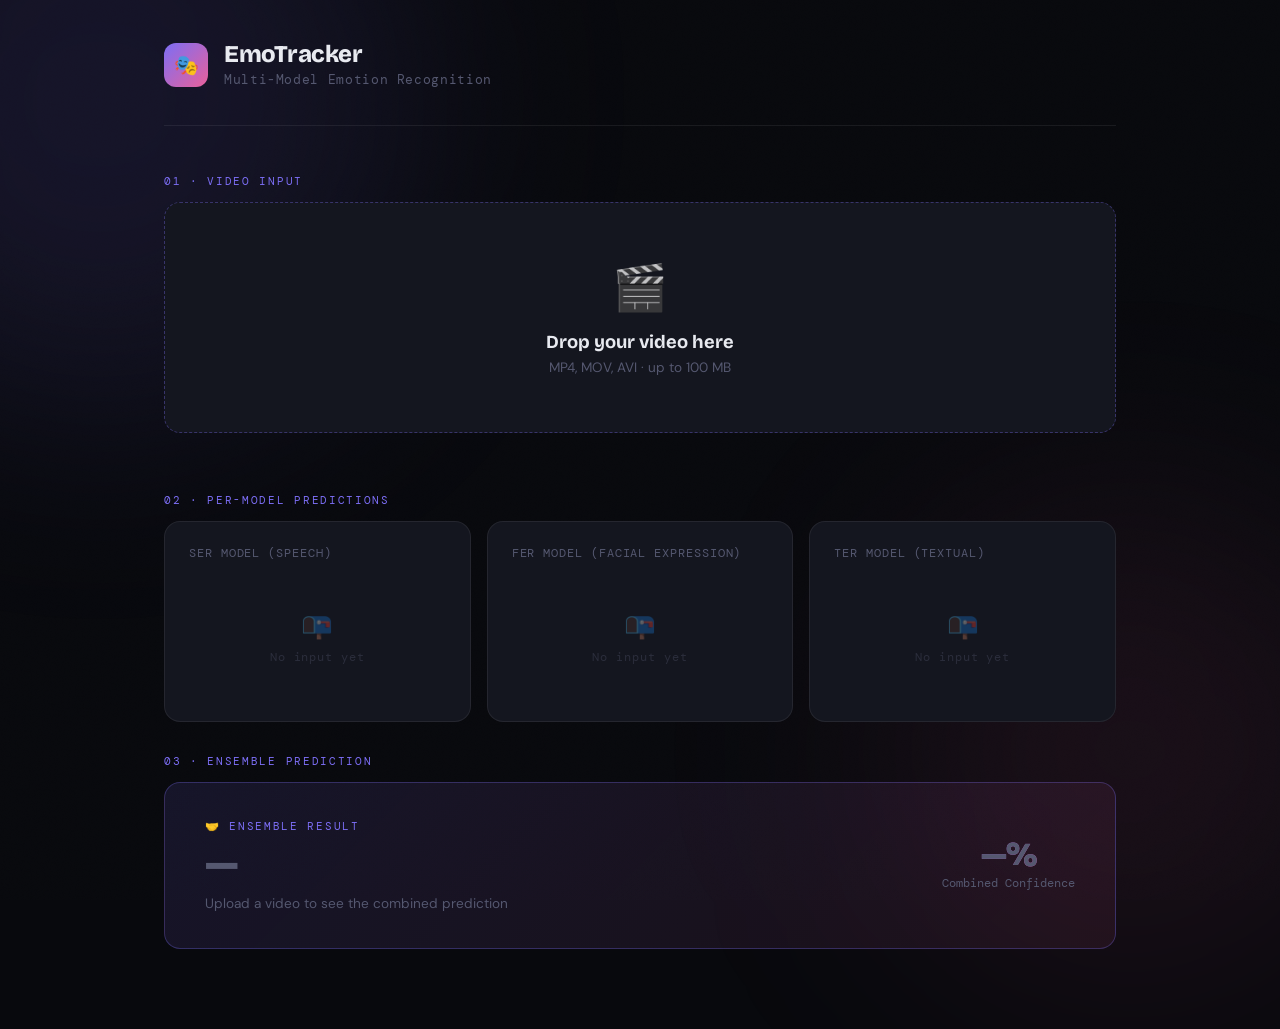
<file: Dashboard/index.html>
<!DOCTYPE html>
<html lang="en">
<head>
  <meta charset="UTF-8" />
  <meta name="viewport" content="width=device-width, initial-scale=1.0"/>
  <title>EmoTracker · Multi-Model Dashboard</title>
  <link href="https://fonts.googleapis.com/css2?family=DM+Mono:wght@400;500&family=Bricolage+Grotesque:opsz,wght@12..96,700;12..96,800&family=DM+Sans:wght@300;400;500&display=swap" rel="stylesheet"/>
  <link rel="stylesheet" href="../Dashboard/static/style.css"/>
</head>
<body>
  <div class="blob blob-1"></div>
  <div class="blob blob-2"></div>

  <div class="wrapper">
    <header>
      <div class="logo-mark">🎭</div>
      <div class="brand">
        <h1>EmoTracker</h1>
        <span>Multi-Model Emotion Recognition</span>
      </div>
    </header>

    <!-- Upload -->
    <div class="section-label">01 · Video Input</div>
    <div class="upload-zone" id="dropZone">
      <input type="file" id="videoInput" accept="video/*" />
      <div class="upload-icon">🎬</div>
      <h3>Drop your video here</h3>
      <p>MP4, MOV, AVI · up to 100 MB</p>
      <div class="file-name" id="fileName">No file selected</div>
    </div>
    <button class="btn-analyze" id="analyzeBtn" onclick="analyze()">Analyze Emotion →</button>

    <!-- Video player (shown after upload) -->
    <div class="video-player-wrap" id="videoPlayerWrap">
      <video id="videoPlayer" controls></video>
      <div class="timeline-wrap">
        <span class="time-label" id="timeCurrent">0:00</span>
        <div class="timeline-track" id="timelineTrack">
          <div class="timeline-fill" id="timelineFill"></div>
          <div class="timeline-thumb" id="timelineThumb"></div>
        </div>
        <span class="time-label" id="timeDuration">0:00</span>
      </div>
      <p class="timeline-hint">Scrub the timeline to see per-second emotion predictions</p>
    </div>

    <!-- Loader -->
    <div class="loader" id="loader">
      <div class="spinner"></div>
      <p>Running inference across all models…</p>
    </div>

    <!-- Results (always visible) -->
    <div id="results">
      <div class="section-label" style="margin-top:0">02 · Per-Model Predictions</div>
      <div class="models-grid" id="modelsGrid">
        <div class="model-card empty">
          <div class="model-name">SER Model (Speech)</div>
          <div class="empty-state"><div class="empty-icon">📭</div><div class="empty-text">No input yet</div></div>
        </div>
        <div class="model-card empty">
          <div class="model-name">FER Model (Facial Expression)</div>
          <div class="empty-state"><div class="empty-icon">📭</div><div class="empty-text">No input yet</div></div>
        </div>
        <div class="model-card empty">
          <div class="model-name">TER Model (Textual)</div>
          <div class="empty-state"><div class="empty-icon">📭</div><div class="empty-text">No input yet</div></div>
        </div>
      </div>

      <div class="section-label">03 · Ensemble Prediction</div>
      <div class="ensemble-card empty" id="ensembleCard">
        <div class="ensemble-left">
          <div class="ensemble-label">🤝 Ensemble Result</div>
          <div class="ensemble-emotion" style="color:var(--muted)">—</div>
          <p style="font-size:.85rem;color:var(--muted);margin-top:10px">Upload a video to see the combined prediction</p>
        </div>
        <div class="ensemble-right">
          <div class="ensemble-acc-num" style="font-size:2rem;color:var(--muted);-webkit-text-fill-color:var(--muted)">—%</div>
          <div class="ensemble-acc-label">Combined Confidence</div>
        </div>
      </div>
    </div>
  </div>

<script>
  const EMOTION_COLORS = {
    Happy:'#F59E0B', Sad:'#3B82F6', Angry:'#EF4444',
    Fearful:'#8B5CF6', Neutral:'#6B7280'
  };

  const dropZone   = document.getElementById('dropZone');
  const videoInput = document.getElementById('videoInput');
  const analyzeBtn = document.getElementById('analyzeBtn');
  const fileNameEl = document.getElementById('fileName');
  const videoPlayer     = document.getElementById('videoPlayer');
  const videoPlayerWrap = document.getElementById('videoPlayerWrap');
  const timelineTrack   = document.getElementById('timelineTrack');
  const timelineFill    = document.getElementById('timelineFill');
  const timelineThumb   = document.getElementById('timelineThumb');
  const timeCurrent     = document.getElementById('timeCurrent');
  const timeDuration    = document.getElementById('timeDuration');

  let analysisData = null;

  // ── drag-and-drop ──
  dropZone.addEventListener('dragover',  e => { e.preventDefault(); dropZone.classList.add('drag'); });
  dropZone.addEventListener('dragleave', () => dropZone.classList.remove('drag'));
  dropZone.addEventListener('drop', e => {
    e.preventDefault(); dropZone.classList.remove('drag');
    if (e.dataTransfer.files[0]) setFile(e.dataTransfer.files[0]);
  });
  videoInput.addEventListener('change', () => { if (videoInput.files[0]) setFile(videoInput.files[0]); });

  function setFile(file) {
    fileNameEl.textContent = file.name;
    dropZone.classList.add('has-file');
    analyzeBtn.classList.add('visible');
    // show video preview
    videoPlayer.src = URL.createObjectURL(file);
    videoPlayerWrap.classList.add('visible');
    videoPlayer.onloadedmetadata = () => {
      timeDuration.textContent = fmtTime(videoPlayer.duration);
    };
  }

  // ── video sync → custom timeline ──
  videoPlayer.addEventListener('timeupdate', () => {
    const pct = videoPlayer.duration ? videoPlayer.currentTime / videoPlayer.duration : 0;
    timelineFill.style.width  = (pct * 100) + '%';
    timelineThumb.style.left  = (pct * 100) + '%';
    timeCurrent.textContent   = fmtTime(videoPlayer.currentTime);
    if (analysisData) syncToSecond(Math.floor(videoPlayer.currentTime));
  });

  // ── custom scrubber drag ──
  let scrubbing = false;
  function scrubTo(e) {
    const rect = timelineTrack.getBoundingClientRect();
    const pct  = Math.max(0, Math.min(1, (e.clientX - rect.left) / rect.width));
    if (videoPlayer.duration) videoPlayer.currentTime = pct * videoPlayer.duration;
  }
  timelineTrack.addEventListener('mousedown',  e => { scrubbing = true; scrubTo(e); });
  document.addEventListener('mousemove', e => { if (scrubbing) scrubTo(e); });
  document.addEventListener('mouseup',   ()  => { scrubbing = false; });
  // touch
  timelineTrack.addEventListener('touchstart', e => { scrubbing = true; scrubTo(e.touches[0]); });
  document.addEventListener('touchmove',  e => { if (scrubbing) scrubTo(e.touches[0]); });
  document.addEventListener('touchend',   ()  => { scrubbing = false; });

  function fmtTime(s) {
    if (!s || isNaN(s)) return '0:00';
    const m = Math.floor(s / 60), sec = Math.floor(s % 60);
    return `${m}:${sec.toString().padStart(2,'0')}`;
  }

  // ── analyze ──
  async function analyze() {
    const file = videoInput.files[0];
    if (!file) return;
    analyzeBtn.disabled = true;
    document.getElementById('loader').classList.add('active');

    const fd = new FormData();
    fd.append('video', file);
    try {
      const res  = await fetch('/analyze', { method: 'POST', body: fd });
      const data = await res.json();
      if (data.error) { alert(data.error); return; }
      analysisData = data;
      renderResults(data);
    } catch(e) {
      alert('Request failed: ' + e.message);
    } finally {
      document.getElementById('loader').classList.remove('active');
      analyzeBtn.disabled = false;
    }
  }

  function renderResults(data) {
    renderModels(data.models);
    renderEnsemble(data.ensemble);
    requestAnimationFrame(() => requestAnimationFrame(() => animateBars()));
  }

  // ── sync cards to a specific second in the timeline ──
  function syncToSecond(second) {
    if (!analysisData) return;
    const models = analysisData.models.map(m => {
      const snap = m.timeline && second < m.timeline.length
        ? m.timeline[second]
        : { emotion: m.emotion, accuracy: m.accuracy, all_probs: m.all_probs };
      return { ...m, emotion: snap.emotion, accuracy: snap.accuracy, all_probs: snap.all_probs };
    });
    const ens = analysisData.ensemble.timeline && second < analysisData.ensemble.timeline.length
      ? analysisData.ensemble.timeline[second]
      : analysisData.ensemble;

    renderModels(models, false);
    renderEnsemble(ens, false);
    requestAnimationFrame(() => requestAnimationFrame(() => animateBars()));
  }

  function renderModels(models, animate = true) {
    const grid = document.getElementById('modelsGrid');
    grid.innerHTML = models.map((m, i) => {
      const color = EMOTION_COLORS[m.emotion] || '#6B7280';
      const probs = Object.entries(m.all_probs).sort((a,b)=>b[1]-a[1]);
      return `
        <div class="model-card" style="${animate ? `animation-delay:${i*0.08}s` : 'animation:none'}">
          <div class="model-name">${m.model}</div>
          <div class="emotion-badge">
            <span class="emotion-dot" style="background:${color}"></span>
            ${m.emotion}
          </div>
          <div class="accuracy-row">
            <span class="accuracy-label">Confidence</span>
            <span class="accuracy-value" style="color:${color}">${m.accuracy}%</span>
          </div>
          <div class="bar-track">
            <div class="bar-fill" data-target="${m.accuracy}" style="background:${color}"></div>
          </div>
          <div class="mini-probs">
            ${probs.map(([emo, pct]) => `
              <div class="mini-row">
                <div class="mini-label">${emo}</div>
                <div class="mini-track">
                  <div class="mini-fill" data-target="${pct}" style="background:${EMOTION_COLORS[emo]||'#6B7280'}"></div>
                </div>
                <div class="mini-pct">${pct}%</div>
              </div>`).join('')}
          </div>
        </div>`;
    }).join('');
  }

  function renderEnsemble(ens, animate = true) {
    const color = EMOTION_COLORS[ens.emotion] || '#7c6ef5';
    const card  = document.getElementById('ensembleCard');
    card.classList.remove('empty');
    card.innerHTML = `
      <div class="ensemble-left">
        <div class="ensemble-label">🤝 Ensemble Result</div>
        <div class="ensemble-emotion" style="color:${color}">${ens.emotion}</div>
        <p style="font-size:.85rem;color:var(--muted);margin-top:10px">Combined prediction from all three models</p>
      </div>
      <div class="ensemble-right">
        <div class="ensemble-acc-num">${ens.accuracy}%</div>
        <div class="ensemble-acc-label">Combined Confidence</div>
      </div>`;
  }

  function animateBars() {
    document.querySelectorAll('.bar-fill, .mini-fill').forEach(el => {
      el.style.width = (el.dataset.target || 0) + '%';
    });
  }
</script>
</body>
</html>
</file>
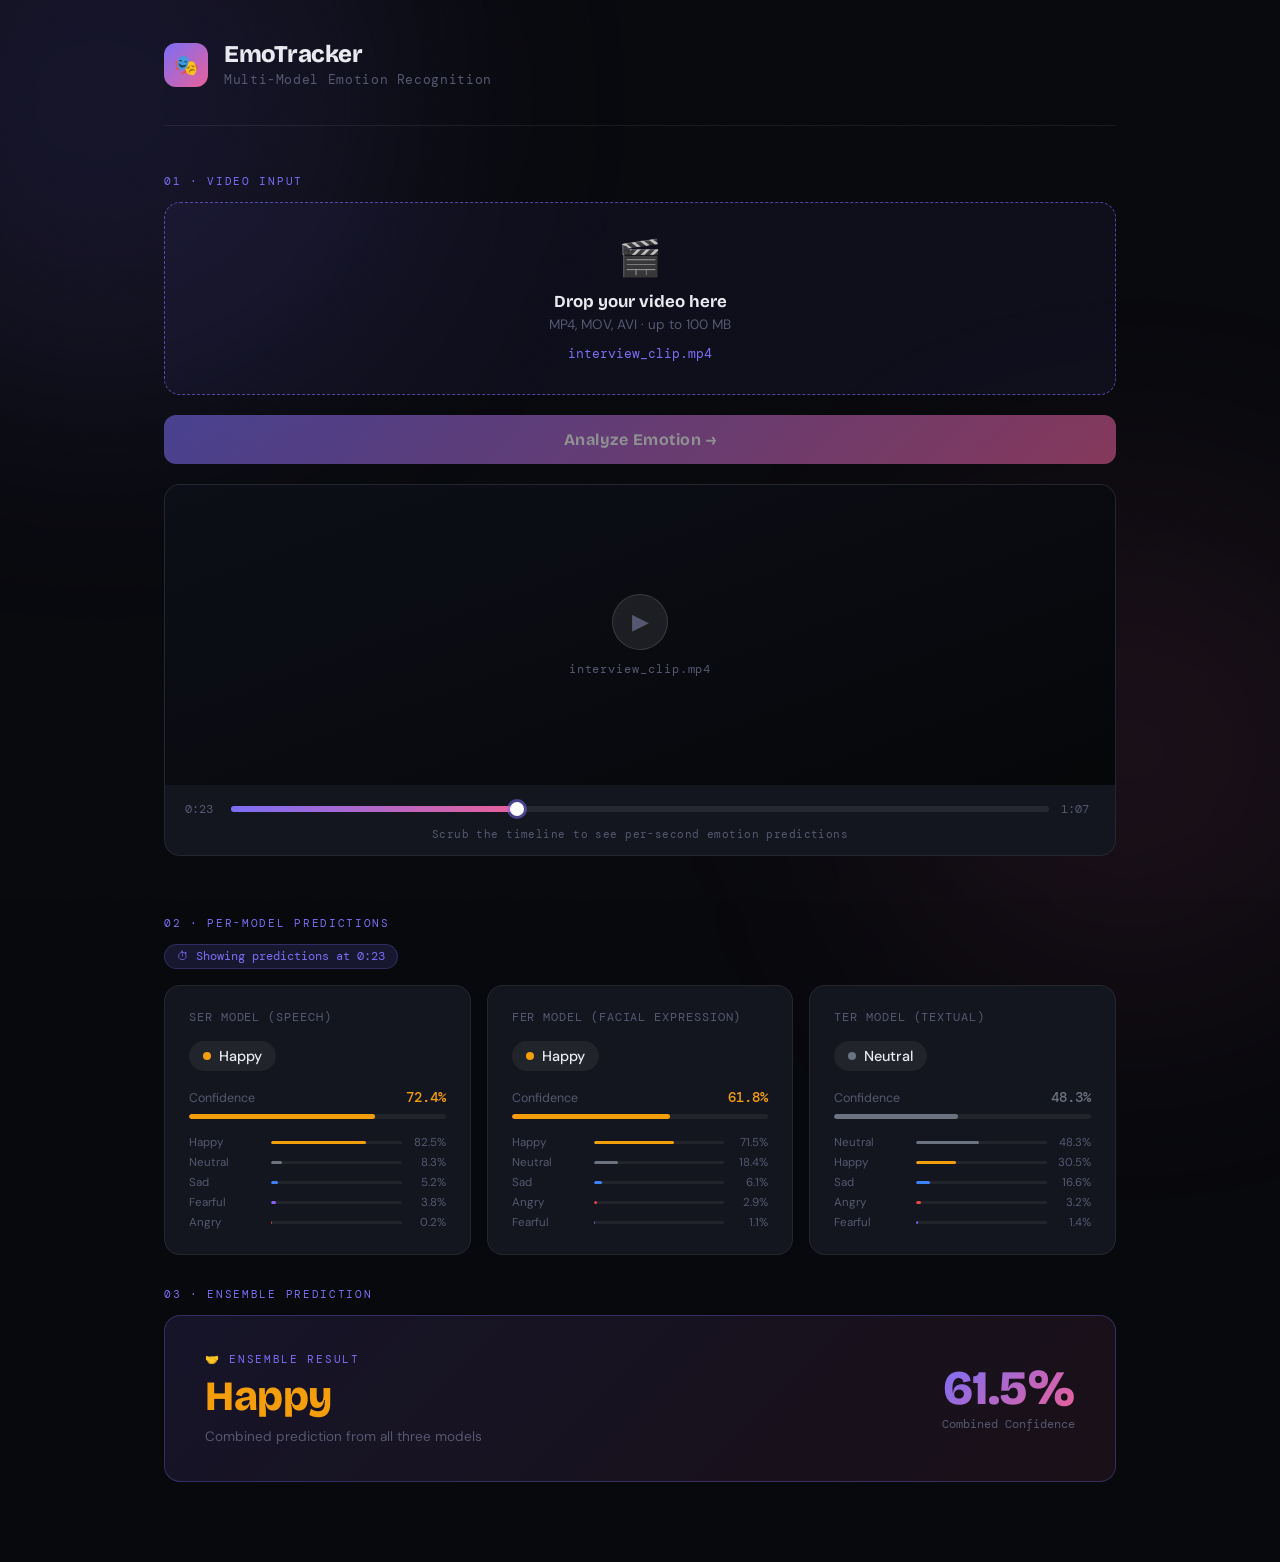
<file: Dashboard/mockindex.html>
<!DOCTYPE html>
<html lang="en">
<head>
  <meta charset="UTF-8"/>
  <meta name="viewport" content="width=device-width, initial-scale=1.0"/>
  <title>EmoTracker · Mock Preview</title>
  <link href="https://fonts.googleapis.com/css2?family=DM+Mono:wght@400;500&family=Bricolage+Grotesque:opsz,wght@12..96,700;12..96,800&family=DM+Sans:wght@300;400;500&display=swap" rel="stylesheet"/>
  <style>
    *, *::before, *::after { box-sizing: border-box; margin: 0; padding: 0; }
    :root {
      --bg: #08090d; --surface: #10121a; --card: #14161f;
      --border: rgba(255,255,255,.07); --accent: #7c6ef5; --accent2: #e9609a;
      --text: #e8eaf0; --muted: #555870; --radius: 16px;
    }
    body {
      font-family: 'DM Sans', sans-serif; background: var(--bg);
      color: var(--text); min-height: 100vh; padding: 0 0 80px; overflow-x: hidden;
    }
    body::before {
      content: ''; position: fixed; inset: 0; z-index: 0; pointer-events: none;
      background-image: url("data:image/svg+xml,%3Csvg viewBox='0 0 256 256' xmlns='http://www.w3.org/2000/svg'%3E%3Cfilter id='n'%3E%3CfeTurbulence type='fractalNoise' baseFrequency='0.9' numOctaves='4' stitchTiles='stitch'/%3E%3C/filter%3E%3Crect width='100%25' height='100%25' filter='url(%23n)' opacity='0.04'/%3E%3C/svg%3E");
      background-size: 200px; opacity: .4;
    }
    .blob { position: fixed; border-radius: 50%; filter: blur(120px); pointer-events: none; z-index: 0; }
    .blob-1 { width: 600px; height: 600px; background: rgba(124,110,245,.12); top: -200px; left: -200px; }
    .blob-2 { width: 500px; height: 500px; background: rgba(233,96,154,.08); bottom: -100px; right: -100px; }
    .wrapper { position: relative; z-index: 1; max-width: 1000px; margin: 0 auto; padding: 0 24px; }

    /* header */
    header { padding: 40px 0 36px; display: flex; align-items: center; gap: 16px; border-bottom: 1px solid var(--border); margin-bottom: 48px; }
    .logo-mark { width: 44px; height: 44px; border-radius: 12px; background: linear-gradient(135deg, var(--accent), var(--accent2)); display: grid; place-items: center; font-size: 20px; flex-shrink: 0; }
    .brand h1 { font-family: 'Bricolage Grotesque', sans-serif; font-size: 1.5rem; font-weight: 800; letter-spacing: -.5px; }
    .brand span { font-size: .8rem; color: var(--muted); font-family: 'DM Mono', monospace; letter-spacing: .05em; }

    .section-label { font-family: 'DM Mono', monospace; font-size: .7rem; letter-spacing: .15em; text-transform: uppercase; color: var(--accent); margin-bottom: 14px; }

    /* upload zone — "has file" state */
    .upload-zone {
      border: 1.5px dashed rgba(124,110,245,.6); border-radius: var(--radius);
      background: rgba(124,110,245,.06); padding: 32px 40px;
      text-align: center; position: relative;
    }
    .upload-icon { font-size: 2.2rem; margin-bottom: 10px; opacity: .8; }
    .upload-zone h3 { font-family: 'Bricolage Grotesque', sans-serif; font-size: 1.05rem; margin-bottom: 4px; }
    .upload-zone p  { font-size: .85rem; color: var(--muted); }
    .file-name { margin-top: 12px; font-family: 'DM Mono', monospace; font-size: .8rem; color: var(--accent); }

    /* analyze button */
    .btn-analyze {
      margin-top: 20px; width: 100%;
      background: linear-gradient(135deg, var(--accent), var(--accent2));
      border: none; border-radius: 12px; padding: 15px;
      font-family: 'Bricolage Grotesque', sans-serif; font-weight: 700; font-size: 1rem;
      color: #fff; cursor: pointer; letter-spacing: .03em; opacity: .55;
    }

    /* video player mock */
    .video-player-wrap {
      margin-top: 20px; background: var(--card); border: 1px solid var(--border);
      border-radius: var(--radius); overflow: hidden;
    }
    .video-mock {
      width: 100%; height: 300px; background: #000;
      display: flex; flex-direction: column; align-items: center; justify-content: center;
      gap: 12px; color: var(--muted);
      background: linear-gradient(160deg, #0d0f18, #060709);
    }
    .video-mock .play-btn {
      width: 56px; height: 56px; border-radius: 50%;
      background: rgba(255,255,255,.08); border: 1.5px solid rgba(255,255,255,.12);
      display: grid; place-items: center; font-size: 1.4rem;
    }
    .video-mock span { font-family: 'DM Mono', monospace; font-size: .72rem; letter-spacing: .08em; }

    /* custom scrubber */
    .timeline-wrap { display: flex; align-items: center; gap: 12px; padding: 16px 20px 10px; }
    .time-label { font-family: 'DM Mono', monospace; font-size: .75rem; color: var(--muted); white-space: nowrap; min-width: 34px; }
    .timeline-track { flex: 1; height: 6px; background: rgba(255,255,255,.08); border-radius: 99px; position: relative; cursor: pointer; }
    .timeline-fill { position: absolute; left: 0; top: 0; height: 100%; background: linear-gradient(90deg, var(--accent), var(--accent2)); border-radius: 99px; width: 35%; }
    .timeline-thumb {
      position: absolute; top: 50%; left: 35%;
      transform: translateX(-50%) translateY(-50%);
      width: 14px; height: 14px; background: #fff; border-radius: 50%;
      box-shadow: 0 0 0 3px rgba(124,110,245,.5);
    }
    .timeline-hint { text-align: center; padding: 0 20px 14px; font-family: 'DM Mono', monospace; font-size: .68rem; color: var(--muted); letter-spacing: .04em; }

    /* timestamp badge */
    .timestamp-badge {
      display: inline-flex; align-items: center; gap: 6px;
      font-family: 'DM Mono', monospace; font-size: .72rem;
      background: rgba(124,110,245,.15); border: 1px solid rgba(124,110,245,.25);
      padding: 4px 12px; border-radius: 99px; color: var(--accent);
      margin-bottom: 16px;
    }

    /* model cards */
    .models-grid { display: grid; grid-template-columns: repeat(3, 1fr); gap: 16px; margin-bottom: 32px; }
    .model-card { background: var(--card); border: 1px solid var(--border); border-radius: var(--radius); padding: 24px; }
    .model-name { font-family: 'DM Mono', monospace; font-size: .72rem; color: var(--muted); text-transform: uppercase; letter-spacing: .08em; margin-bottom: 16px; }
    .emotion-badge { display: inline-flex; align-items: center; gap: 8px; padding: 6px 14px; border-radius: 999px; font-weight: 500; font-size: .9rem; margin-bottom: 18px; background: rgba(255,255,255,.06); }
    .emotion-dot { width: 8px; height: 8px; border-radius: 50%; }
    .accuracy-row { display: flex; justify-content: space-between; align-items: center; margin-bottom: 8px; }
    .accuracy-label { font-size: .78rem; color: var(--muted); }
    .accuracy-value { font-family: 'DM Mono', monospace; font-size: .85rem; font-weight: 500; }
    .bar-track { height: 5px; background: rgba(255,255,255,.06); border-radius: 99px; overflow: hidden; }
    .bar-fill  { height: 100%; border-radius: 99px; }
    .mini-probs { margin-top: 16px; display: flex; flex-direction: column; gap: 5px; }
    .mini-row { display: flex; align-items: center; gap: 8px; font-size: .72rem; }
    .mini-label { width: 74px; color: var(--muted); white-space: nowrap; overflow: hidden; text-overflow: ellipsis; }
    .mini-track { flex: 1; height: 3px; background: rgba(255,255,255,.06); border-radius: 99px; overflow: hidden; }
    .mini-fill  { height: 100%; border-radius: 99px; }
    .mini-pct   { width: 36px; text-align: right; color: var(--muted); }

    /* ensemble */
    .ensemble-card {
      background: linear-gradient(135deg, rgba(124,110,245,.12), rgba(233,96,154,.08));
      border: 1px solid rgba(124,110,245,.3); border-radius: var(--radius);
      padding: 36px 40px; display: flex; align-items: center; gap: 36px;
    }
    .ensemble-left { flex: 1; }
    .ensemble-label { font-family: 'DM Mono', monospace; font-size: .7rem; letter-spacing: .15em; text-transform: uppercase; color: var(--accent); margin-bottom: 10px; }
    .ensemble-emotion { font-family: 'Bricolage Grotesque', sans-serif; font-size: 2.6rem; font-weight: 800; letter-spacing: -.5px; line-height: 1; }
    .ensemble-right { text-align: center; }
    .ensemble-acc-num {
      font-family: 'Bricolage Grotesque', sans-serif; font-size: 3rem; font-weight: 800;
      background: linear-gradient(135deg, var(--accent), var(--accent2));
      -webkit-background-clip: text; -webkit-text-fill-color: transparent;
      letter-spacing: -.5px; line-height: 1;
    }
    .ensemble-acc-label { font-size: .78rem; color: var(--muted); margin-top: 4px; font-family: 'DM Mono', monospace; }
  </style>
</head>
<body>
  <div class="blob blob-1"></div>
  <div class="blob blob-2"></div>

  <div class="wrapper">
    <header>
      <div class="logo-mark">🎭</div>
      <div class="brand">
        <h1>EmoTracker</h1>
        <span>Multi-Model Emotion Recognition</span>
      </div>
    </header>

    <!-- 01 · Upload (has-file state) -->
    <div class="section-label">01 · Video Input</div>
    <div class="upload-zone">
      <div class="upload-icon">🎬</div>
      <h3>Drop your video here</h3>
      <p>MP4, MOV, AVI · up to 100 MB</p>
      <div class="file-name">interview_clip.mp4</div>
    </div>
    <button class="btn-analyze">Analyze Emotion →</button>

    <!-- Video player mock -->
    <div class="video-player-wrap">
      <div class="video-mock">
        <div class="play-btn">▶</div>
        <span>interview_clip.mp4</span>
      </div>
      <div class="timeline-wrap">
        <span class="time-label">0:23</span>
        <div class="timeline-track">
          <div class="timeline-fill"></div>
          <div class="timeline-thumb"></div>
        </div>
        <span class="time-label">1:07</span>
      </div>
      <p class="timeline-hint">Scrub the timeline to see per-second emotion predictions</p>
    </div>

    <!-- 02 · Per-Model Predictions -->
    <div id="results" style="margin-top:60px">
      <div class="section-label" style="margin-top:0">02 · Per-Model Predictions</div>

      <!-- timestamp badge -->
      <div class="timestamp-badge">⏱ Showing predictions at 0:23</div>

      <div class="models-grid">

        <!-- SER -->
        <div class="model-card">
          <div class="model-name">SER Model (Speech)</div>
          <div class="emotion-badge">
            <span class="emotion-dot" style="background:#F59E0B"></span>
            Happy
          </div>
          <div class="accuracy-row">
            <span class="accuracy-label">Confidence</span>
            <span class="accuracy-value" style="color:#F59E0B">72.4%</span>
          </div>
          <div class="bar-track"><div class="bar-fill" style="width:72.4%;background:#F59E0B"></div></div>
          <div class="mini-probs">
            <div class="mini-row"><div class="mini-label">Happy</div><div class="mini-track"><div class="mini-fill" style="width:72.4%;background:#F59E0B"></div></div><div class="mini-pct">82.5%</div></div>
            <div class="mini-row"><div class="mini-label">Neutral</div><div class="mini-track"><div class="mini-fill" style="width:8.3%;background:#6B7280"></div></div><div class="mini-pct">8.3%</div></div>
            <div class="mini-row"><div class="mini-label">Sad</div><div class="mini-track"><div class="mini-fill" style="width:5.2%;background:#3B82F6"></div></div><div class="mini-pct">5.2%</div></div>
            <div class="mini-row"><div class="mini-label">Fearful</div><div class="mini-track"><div class="mini-fill" style="width:3.8%;background:#8B5CF6"></div></div><div class="mini-pct">3.8%</div></div>
            <div class="mini-row"><div class="mini-label">Angry</div><div class="mini-track"><div class="mini-fill" style="width:0.2%;background:#EF4444"></div></div><div class="mini-pct">0.2%</div></div>
          </div>
        </div>

        <!-- FER -->
        <div class="model-card">
          <div class="model-name">FER Model (Facial Expression)</div>
          <div class="emotion-badge">
            <span class="emotion-dot" style="background:#F59E0B"></span>
            Happy
          </div>
          <div class="accuracy-row">
            <span class="accuracy-label">Confidence</span>
            <span class="accuracy-value" style="color:#F59E0B">61.8%</span>
          </div>
          <div class="bar-track"><div class="bar-fill" style="width:61.8%;background:#F59E0B"></div></div>
          <div class="mini-probs">
            <div class="mini-row"><div class="mini-label">Happy</div><div class="mini-track"><div class="mini-fill" style="width:61.8%;background:#F59E0B"></div></div><div class="mini-pct">71.5%</div></div>
            <div class="mini-row"><div class="mini-label">Neutral</div><div class="mini-track"><div class="mini-fill" style="width:18.4%;background:#6B7280"></div></div><div class="mini-pct">18.4%</div></div>
            <div class="mini-row"><div class="mini-label">Sad</div><div class="mini-track"><div class="mini-fill" style="width:6.1%;background:#3B82F6"></div></div><div class="mini-pct">6.1%</div></div>
            <div class="mini-row"><div class="mini-label">Angry</div><div class="mini-track"><div class="mini-fill" style="width:2.9%;background:#EF4444"></div></div><div class="mini-pct">2.9%</div></div>
            <div class="mini-row"><div class="mini-label">Fearful</div><div class="mini-track"><div class="mini-fill" style="width:1.1%;background:#8B5CF6"></div></div><div class="mini-pct">1.1%</div></div>
          </div>
        </div>

        <!-- TER -->
        <div class="model-card">
          <div class="model-name">TER Model (Textual)</div>
          <div class="emotion-badge">
            <span class="emotion-dot" style="background:#6B7280"></span>
            Neutral
          </div>
          <div class="accuracy-row">
            <span class="accuracy-label">Confidence</span>
            <span class="accuracy-value" style="color:#6B7280">48.3%</span>
          </div>
          <div class="bar-track"><div class="bar-fill" style="width:48.3%;background:#6B7280"></div></div>
          <div class="mini-probs">
            <div class="mini-row"><div class="mini-label">Neutral</div><div class="mini-track"><div class="mini-fill" style="width:48.3%;background:#6B7280"></div></div><div class="mini-pct">48.3%</div></div>
            <div class="mini-row"><div class="mini-label">Happy</div><div class="mini-track"><div class="mini-fill" style="width:30.5%;background:#F59E0B"></div></div><div class="mini-pct">30.5%</div></div>
            <div class="mini-row"><div class="mini-label">Sad</div><div class="mini-track"><div class="mini-fill" style="width:10.2%;background:#3B82F6"></div></div><div class="mini-pct">16.6%</div></div>
            <div class="mini-row"><div class="mini-label">Angry</div><div class="mini-track"><div class="mini-fill" style="width:3.2%;background:#EF4444"></div></div><div class="mini-pct">3.2%</div></div>
            <div class="mini-row"><div class="mini-label">Fearful</div><div class="mini-track"><div class="mini-fill" style="width:1.4%;background:#8B5CF6"></div></div><div class="mini-pct">1.4%</div></div>
          </div>
        </div>

      </div>

      <!-- 03 · Ensemble -->
      <div class="section-label">03 · Ensemble Prediction</div>
      <div class="ensemble-card">
        <div class="ensemble-left">
          <div class="ensemble-label">🤝 Ensemble Result</div>
          <div class="ensemble-emotion" style="color:#F59E0B">Happy</div>
          <p style="font-size:.85rem;color:var(--muted);margin-top:10px">Combined prediction from all three models</p>
        </div>
        <div class="ensemble-right">
          <div class="ensemble-acc-num">61.5%</div>
          <div class="ensemble-acc-label">Combined Confidence</div>
        </div>
      </div>

    </div>
  </div>
</body>
</html>
</file>
<file: Dashboard/static/style.css>
*, *::before, *::after { box-sizing: border-box; margin: 0; padding: 0; }

:root {
  --bg:        #08090d;
  --surface:   #10121a;
  --card:      #14161f;
  --border:    rgba(255,255,255,.07);
  --accent:    #7c6ef5;
  --accent2:   #e9609a;
  --text:      #e8eaf0;
  --muted:     #555870;
  --radius:    16px;
}

body {
  font-family: 'DM Sans', sans-serif;
  background: var(--bg);
  color: var(--text);
  min-height: 100vh;
  padding: 0 0 80px;
  overflow-x: hidden;
}

/* ── noise overlay ── */
body::before {
  content: '';
  position: fixed; inset: 0; z-index: 0; pointer-events: none;
  background-image: url("data:image/svg+xml,%3Csvg viewBox='0 0 256 256' xmlns='http://www.w3.org/2000/svg'%3E%3Cfilter id='n'%3E%3CfeTurbulence type='fractalNoise' baseFrequency='0.9' numOctaves='4' stitchTiles='stitch'/%3E%3C/filter%3E%3Crect width='100%25' height='100%25' filter='url(%23n)' opacity='0.04'/%3E%3C/svg%3E");
  background-size: 200px;
  opacity: .4;
}

/* ── glow blobs ── */
.blob { position: fixed; border-radius: 50%; filter: blur(120px); pointer-events: none; z-index: 0; }
.blob-1 { width: 600px; height: 600px; background: rgba(124,110,245,.12); top: -200px; left: -200px; }
.blob-2 { width: 500px; height: 500px; background: rgba(233,96,154,.08); bottom: -100px; right: -100px; }

/* ── layout ── */
.wrapper { position: relative; z-index: 1; max-width: 1000px; margin: 0 auto; padding: 0 24px; }

/* ── header ── */
header {
  padding: 40px 0 36px;
  display: flex; align-items: center; gap: 16px;
  border-bottom: 1px solid var(--border);
  margin-bottom: 48px;
}
.logo-mark {
  width: 44px; height: 44px; border-radius: 12px;
  background: linear-gradient(135deg, var(--accent), var(--accent2));
  display: grid; place-items: center; font-size: 20px; flex-shrink: 0;
}
.brand h1 { font-family: 'Bricolage Grotesque', sans-serif; font-size: 1.5rem; font-weight: 800; letter-spacing: -.5px; }
.brand span { font-size: .8rem; color: var(--muted); font-family: 'DM Mono', monospace; letter-spacing: .05em; }

/* ── section label ── */
.section-label {
  font-family: 'DM Mono', monospace;
  font-size: .7rem; letter-spacing: .15em; text-transform: uppercase;
  color: var(--accent); margin-bottom: 14px;
}

/* ── upload zone ── */
.upload-zone {
  border: 1.5px dashed rgba(124,110,245,.35);
  border-radius: var(--radius);
  background: var(--card);
  padding: 56px 40px;
  text-align: center;
  cursor: pointer;
  transition: border-color .2s, background .2s;
  position: relative;
  overflow: hidden;
}
.upload-zone:hover, .upload-zone.drag { border-color: var(--accent); background: rgba(124,110,245,.06); }
.upload-zone input[type=file] { position: absolute; inset: 0; opacity: 0; cursor: pointer; }
.upload-icon { font-size: 2.8rem; margin-bottom: 14px; opacity: .8; }
.upload-zone h3 { font-family: 'Bricolage Grotesque', sans-serif; font-size: 1.15rem; margin-bottom: 6px; }
.upload-zone p  { font-size: .85rem; color: var(--muted); }
.upload-zone .file-name {
  margin-top: 18px; font-family: 'DM Mono', monospace; font-size: .8rem;
  color: var(--accent); display: none;
}
.upload-zone.has-file .file-name { display: block; }

/* ── analyse button ── */
.btn-analyze {
  margin-top: 24px; width: 100%;
  background: linear-gradient(135deg, var(--accent), var(--accent2));
  border: none; border-radius: 12px; padding: 16px;
  font-family: 'Bricolage Grotesque', sans-serif; font-weight: 700; font-size: 1rem;
  color: #fff; cursor: pointer; letter-spacing: .03em;
  transition: opacity .2s, transform .1s;
  display: none;
}
.btn-analyze.visible  { display: block; }
.btn-analyze:hover    { opacity: .9; }
.btn-analyze:active   { transform: scale(.98); }
.btn-analyze:disabled { opacity: .5; cursor: not-allowed; }

/* ── loader ── */
.loader { display: none; margin: 40px auto 0; text-align: center; }
.loader.active { display: block; }
.spinner {
  width: 40px; height: 40px; margin: 0 auto 16px;
  border: 3px solid rgba(124,110,245,.2);
  border-top-color: var(--accent);
  border-radius: 50%;
  animation: spin .8s linear infinite;
}
@keyframes spin { to { transform: rotate(360deg); } }
.loader p { font-family: 'DM Mono', monospace; font-size: .8rem; color: var(--muted); }

/* ── results section ── */
#results { display: block; margin-top: 60px; }

/* ── empty state ── */
.empty-state {
  display: flex; flex-direction: column; align-items: center; justify-content: center;
  gap: 8px; padding: 32px 16px; opacity: .35;
}
.empty-icon { font-size: 1.6rem; }
.empty-text { font-family: 'DM Mono', monospace; font-size: .72rem; letter-spacing: .08em; color: var(--muted); }
.model-card.empty    { opacity: .5; }
.ensemble-card.empty { opacity: .5; }

/* ── model cards grid ── */
.models-grid { display: grid; grid-template-columns: repeat(3, 1fr); gap: 16px; margin-bottom: 32px; }
@media (max-width: 700px) { .models-grid { grid-template-columns: 1fr; } }

.model-card {
  background: var(--card);
  border: 1px solid var(--border);
  border-radius: var(--radius);
  padding: 24px;
  animation: fadeUp .4s ease both;
}
.model-card:nth-child(2) { animation-delay: .08s; }
.model-card:nth-child(3) { animation-delay: .16s; }
@keyframes fadeUp { from { opacity:0; transform: translateY(18px); } to { opacity:1; transform: none; } }

.model-name {
  font-family: 'DM Mono', monospace; font-size: .72rem;
  color: var(--muted); text-transform: uppercase; letter-spacing: .08em;
  margin-bottom: 16px;
}
.emotion-badge {
  display: inline-flex; align-items: center; gap: 8px;
  padding: 6px 14px; border-radius: 999px; font-weight: 500; font-size: .9rem;
  margin-bottom: 18px;
  background: rgba(255,255,255,.06);
}
.emotion-dot   { width: 8px; height: 8px; border-radius: 50%; }
.accuracy-row  { display: flex; justify-content: space-between; align-items: center; margin-bottom: 8px; }
.accuracy-label { font-size: .78rem; color: var(--muted); }
.accuracy-value { font-family: 'DM Mono', monospace; font-size: .85rem; font-weight: 500; }
.bar-track { height: 5px; background: rgba(255,255,255,.06); border-radius: 99px; overflow: hidden; }
.bar-fill  { height: 100%; border-radius: 99px; transition: width 1s cubic-bezier(.4,0,.2,1); width: 0%; }

/* ── mini probability rows ── */
.mini-probs { margin-top: 16px; display: flex; flex-direction: column; gap: 5px; }
.mini-row   { display: flex; align-items: center; gap: 8px; font-size: .72rem; }
.mini-label { width: 74px; color: var(--muted); white-space: nowrap; overflow: hidden; text-overflow: ellipsis; }
.mini-track { flex: 1; height: 3px; background: rgba(255,255,255,.06); border-radius: 99px; overflow: hidden; }
.mini-fill  { height: 100%; border-radius: 99px; transition: width 1s cubic-bezier(.4,0,.2,1); width: 0%; }
.mini-pct   { width: 36px; text-align: right; color: var(--muted); }

/* ── ensemble card ── */
.ensemble-card {
  background: linear-gradient(135deg, rgba(124,110,245,.12), rgba(233,96,154,.08));
  border: 1px solid rgba(124,110,245,.3);
  border-radius: var(--radius);
  padding: 36px 40px;
  display: flex; align-items: center; gap: 36px;
  animation: fadeUp .4s .28s ease both;
}
@media (max-width: 600px) { .ensemble-card { flex-direction: column; text-align: center; } }
.ensemble-left { flex: 1; }
.ensemble-label {
  font-family: 'DM Mono', monospace; font-size: .7rem; letter-spacing: .15em;
  text-transform: uppercase; color: var(--accent); margin-bottom: 10px;
}
.ensemble-emotion {
  font-family: 'Bricolage Grotesque', sans-serif; font-size: 2.6rem; font-weight: 800;
  letter-spacing: -.5px; line-height: 1;
}
.ensemble-right     { text-align: center; }
.ensemble-acc-num {
  font-family: 'Bricolage Grotesque', sans-serif; font-size: 3rem; font-weight: 800;
  background: linear-gradient(135deg, var(--accent), var(--accent2));
  -webkit-background-clip: text; -webkit-text-fill-color: transparent;
  letter-spacing: -.5px; line-height: 1;
}
.ensemble-acc-label { font-size: .78rem; color: var(--muted); margin-top: 4px; font-family: 'DM Mono', monospace; }

/* ── video player ── */
.video-player-wrap {
  display: none;
  margin-top: 24px;
  background: var(--card);
  border: 1px solid var(--border);
  border-radius: var(--radius);
  overflow: hidden;
}
.video-player-wrap.visible { display: block; }

#videoPlayer {
  width: 100%;
  max-height: 360px;
  display: block;
  background: #000;
}

/* ── custom timeline scrubber ── */
.timeline-wrap {
  display: flex; align-items: center; gap: 12px;
  padding: 16px 20px 12px;
}
.time-label {
  font-family: 'DM Mono', monospace; font-size: .75rem;
  color: var(--muted); white-space: nowrap; min-width: 34px;
}
.timeline-track {
  flex: 1; height: 6px;
  background: rgba(255,255,255,.08);
  border-radius: 99px;
  position: relative;
  cursor: pointer;
}
.timeline-track:hover .timeline-thumb{opacity:1;}
.timeline-fill {
  position: absolute; left: 0; top: 0; height: 100%;
  background: linear-gradient(90deg, var(--accent), var(--accent2));
  border-radius: 99px;
  pointer-events: none;
  width: 0%;
}
.timeline-thumb {
  position: absolute; top: 50%; left: 0%;
  transform: translateX(-50%) translateY(-50%);
  width: 14px; height: 14px;
  background: #fff;
  border-radius: 50%;
  opacity: 0;
  transition: opacity .15s, transform .1s;
  pointer-events: none;
  box-shadow: 0 0 0 3px rgba(124,110,245,.4);
}
.timeline-hint {
  text-align: center; padding: 0 20px 14px;
  font-family: 'DM Mono', monospace; font-size: .68rem;
  color: var(--muted); letter-spacing: .04em;
}
</file>
